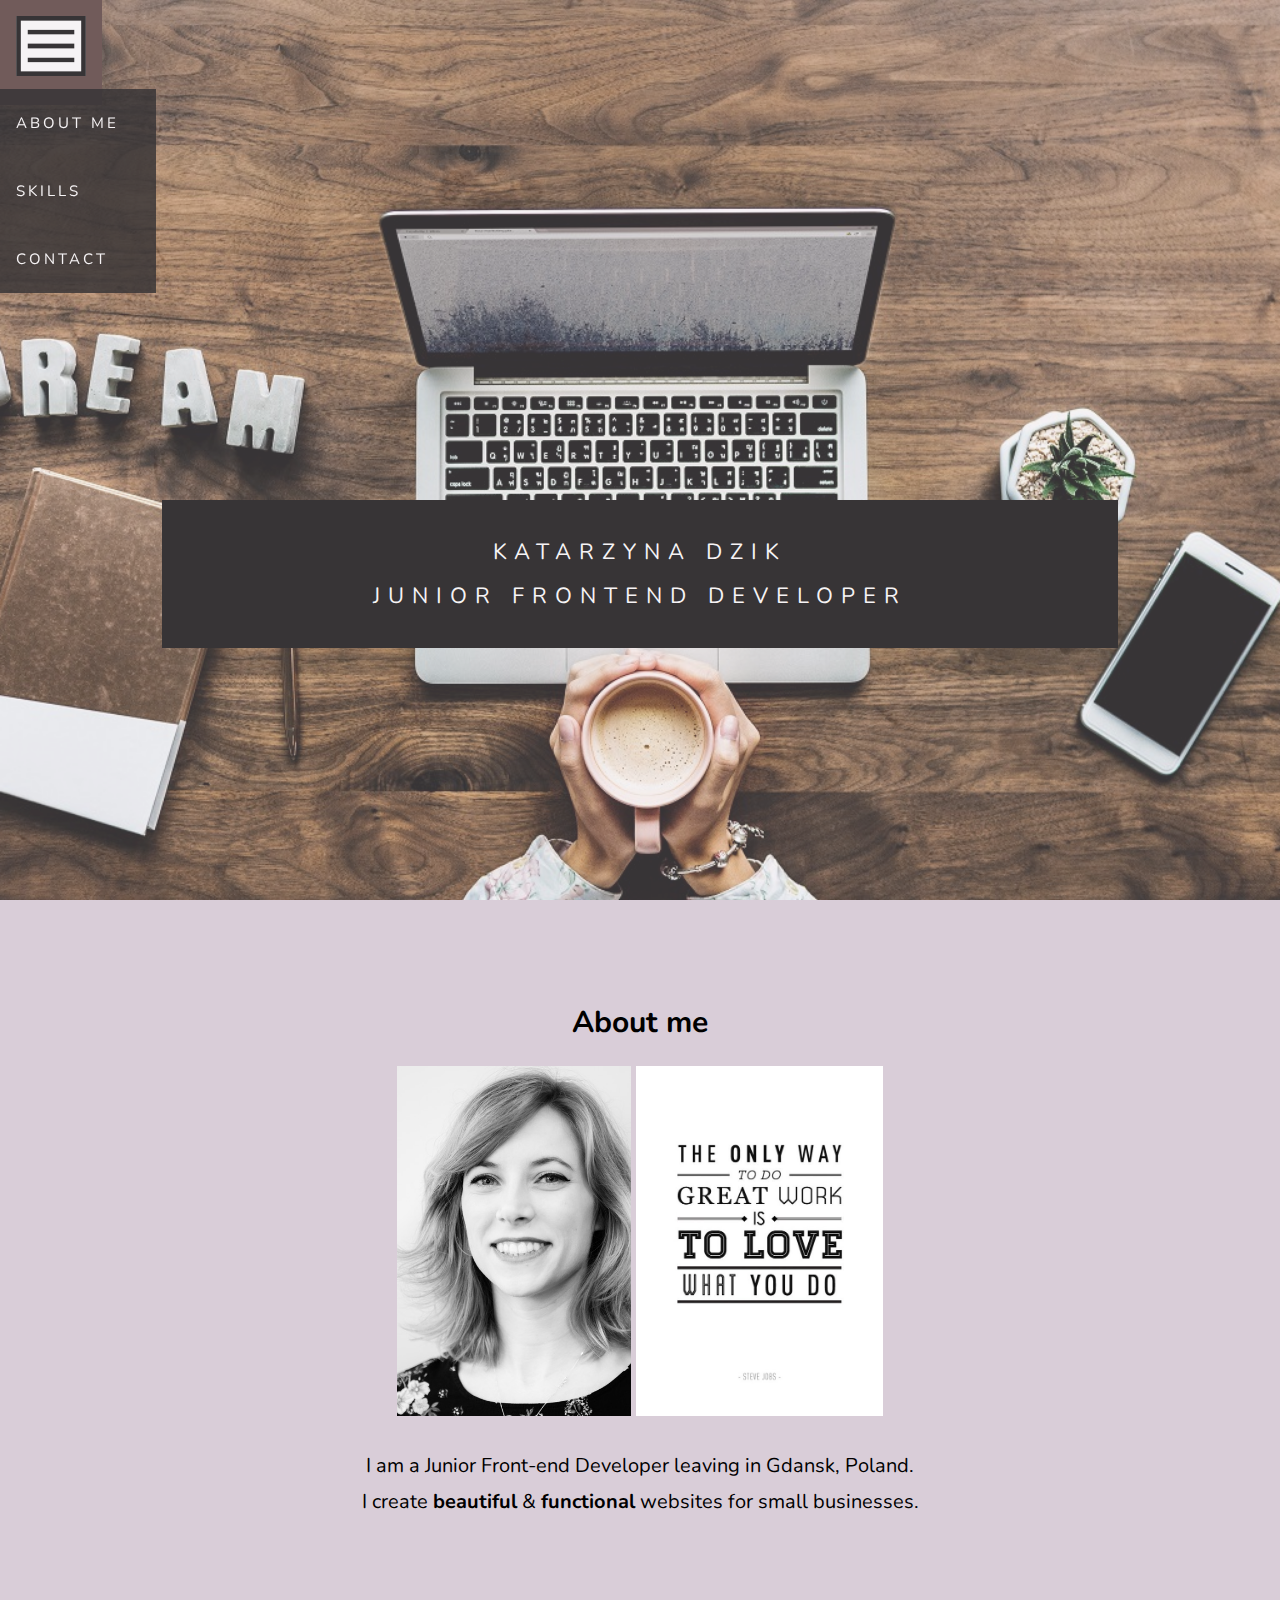
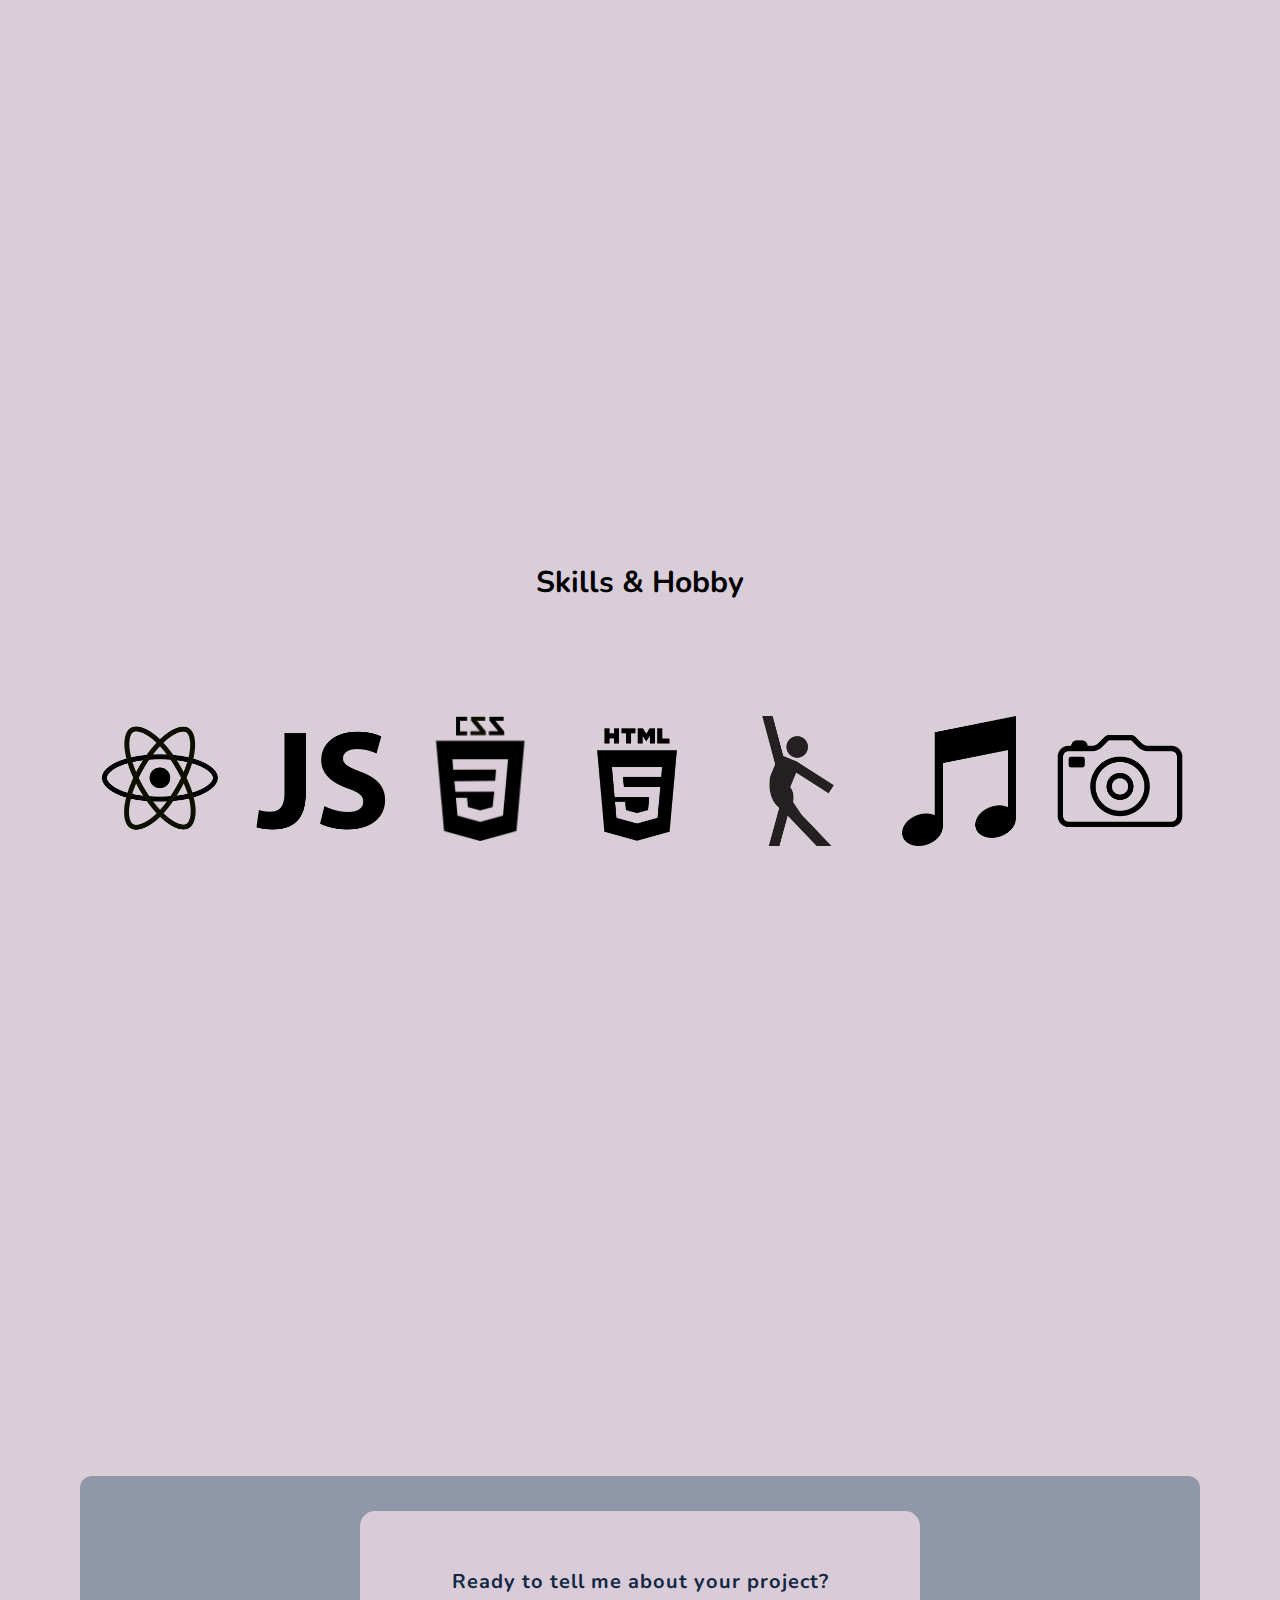
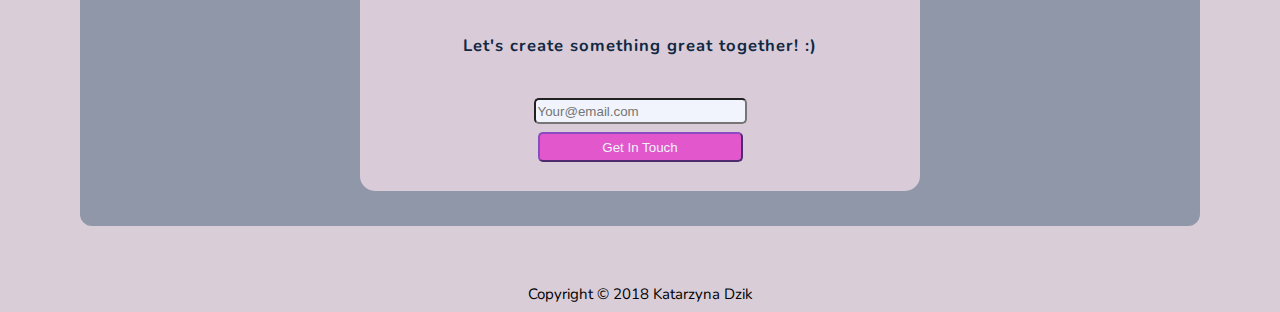
<file: index.html>
<!DOCTYPE html>
<html lang="en">

<head>
    <meta charset="UTF-8">
    <meta name="viewport" content="width=device-width, initial-scale=1.0">
    <meta http-equiv="X-UA-Compatible" content="ie=edge">
    <title>Katarzyna Dzik Portfolio</title>
    <link rel="stylesheet" href="mediaq.css" media="(max-width: 999px)">
    <link rel="stylesheet" href="mediaq2.css" media="(max-width: 589px)">
    <link rel="stylesheet" href="paralax.css" media="(min-width: 1000px)">
    <script src="menu.js"></script>
    <script src="slides.js"></script>
    <script src="form.js"></script>
    <link href="https://fonts.googleapis.com/css?family=Nunito" rel="stylesheet">
    <link rel="stylesheet" href="https://use.fontawesome.com/releases/v5.3.1/css/all.css" integrity="sha384-mzrmE5qonljUremFsqc01SB46JvROS7bZs3IO2EmfFsd15uHvIt+Y8vEf7N7fWAU"
        crossorigin="anonymous">
</head>

<body>
    <div class="hero-foto">
        <div class="menu">
            <nav role="navigation">
                <ul>
                    <li><a href="#" aria-haspopup="true">
                            <img src="./img/menu.jpg" width="70px" />
                        </a>
                        <ul class="dropdown" aria-label="submenu">
                            <li><a href="#about-me">About me</a></li>
                            <li><a href="#skills">Skills</a></li>
                            <li><a href="#form-section">Contact</a></li>
                        </ul>
                    </li>
                </ul>
            </nav>
        </div>

        <!----
        <div class="nav">
              <a href="#about-me" class="nav-item">About Me</a>
              <a href="#skills" class="nav-item">Skills & Hobby</a>
              <a href="#form" class="nav-item">Contact</a>
        </div> -->


        <div class="hero-text">
            <div class="border">
                Katarzyna Dzik <br>
                Junior Frontend Developer
            </div>
        </div>
    </div>

    <div id="about-me">
        <h2>About me</h2>

        <div class="slider">
            <img src="./img/me.jpeg" height="350px">
            <img src="./img/poster.jpg" height="350px">
        </div>

        <div class="about-me-text">
            <p>
                I am a Junior Front-end Developer leaving in Gdansk, Poland.
                <br>I create <b> beautiful </b> & <b>functional</b> websites for small businesses.

            </p>
        </div>
    </div>

    <div class="middle-foto">
        <div class="middle-text">
            <!-- <span class="border">
                Fota 2
            </span> -->
        </div>
    </div>

    <div id="skills">
        <h2>Skills & Hobby</h2>
        <div class="skills-icons">
            <img src="./img/react.png" height="130px">
            <img src="./img/js.png" height="130px">
            <img src="./img/css.png" height="125px">
            <img src="./img/html.png" height="130px">
            <img src="./img/dance.png" height="130px">
            <img src="./img/music.png" height="130px">
            <img src="./img/came.png" height="130px">
        </div>
    </div>

    <div class="bottom-foto">
        <div class="bottom-text">
            <!-- <span class="border">
                Fota 3
            </span> -->
        </div>
    </div>

    <div id="form-section">
        <!-- <h2>Contact</h2> -->
        <div class="contact">
            <div class="form-container">
                <div class="form">
                    <form action="https://formspree.io/katarzyna.dzik90@gmail.com" method="POST">
                        <div class="form-input">
                            <div class="form-text">
                                <h4> Ready to tell me about your project? </h4>
                                <h5>Let's create something great together! :) </h5>
                            </div>
                            <input required class="form-text__input" type="email" id="uname" name="name" placeholder="Your@email.com"
                                size="30">
                        </div>
                        <input type="hidden" name="_next" value="./game-js/index.html" />
                        <div class="form-btn">
                            <button type="submit">Get In Touch</button>
                        </div>
                    </form>
                </div>
            </div>
        </div>
        <div class="socialm">
            <a href="https://github.com/KMDzik" title="Github" target="_blank">
                <i class="fab fa-github-square"></i>
            </a>
            <a href="mailto:katarzyna.dzik90@gmail.com" title="email" target="_blank">
                <i class="far fa-envelope"></i>
            </a>
            <a href="https://www.linkedin.com/in/katarzyna-dzik-956902a2/" title="LinkedIn" target="_blank">
                <i class="fab fa-linkedin"></i>
            </a>
            </a>
        </div>
    </div>

    <!-- <div class="repeat-foto">
            <div class="repeat-text">
                <span class="border">
                    footer?
                </span>
            </div>
        </div> -->
    <footer>
        <div class="footer">
            <div class="footer-text">Copyright © 2018 Katarzyna Dzik</div>
        </div>
    </footer>
</body>

</html>
</file>
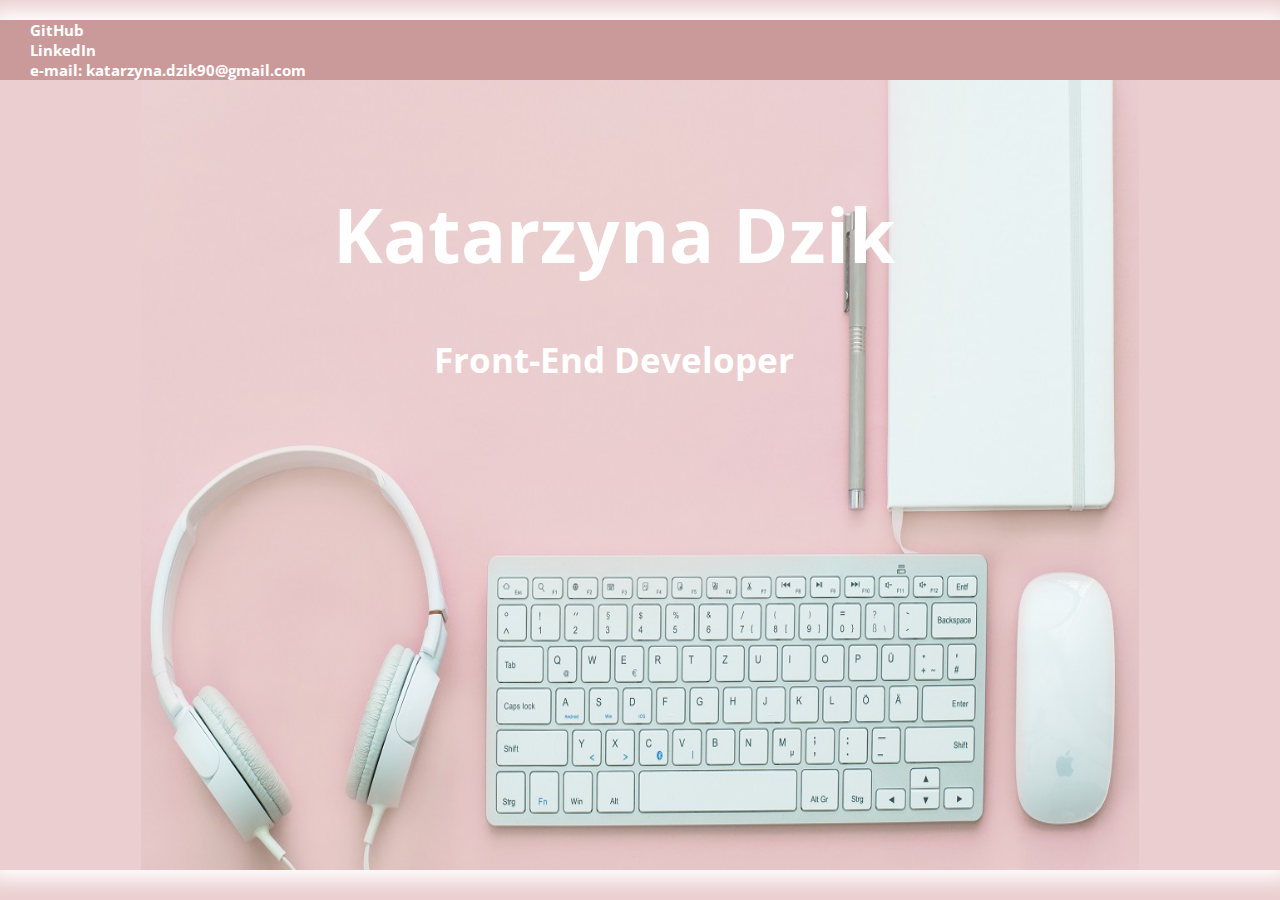
<file: index-old.html>
<!DOCTYPE html>
<html lang="en">

<head>
    <meta charset="UTF-8">
    <meta name="viewport" content="width=device-width, initial-scale=1.0">
    <meta http-equiv="X-UA-Compatible" content="ie=edge">
    <link rel="stylesheet" type="text/css" href="style.css">
    <link href="https://fonts.googleapis.com/css?family=Open+Sans:400,700" rel="stylesheet">

    <title>Katarzyna Dzik</title>
</head>

<body>
    <div class="hero-image">

        <div class="hero-text2">
            <div class="contact"> <a href="https://github.com/KMDzik"> <b>GitHub</b></a></div>
            <div class="contact"><a href="https://www.linkedin.com/in/katarzyna-dzik-956902a2"><b>LinkedIn </b></a></div>
            <div class="contact"> <a href="mailto: katarzyna.dzik90@gmail.com"> <b>e-mail: katarzyna.dzik90@gmail.com</b> </a></div>
        </div>

        <div class="hero-text">
            <h1 style="font-size:75px">Katarzyna Dzik</h1>
            <h3 style="font-size:35px">Front-End Developer</h3>
        </div>
    </div>
</body>
</html>
</file>
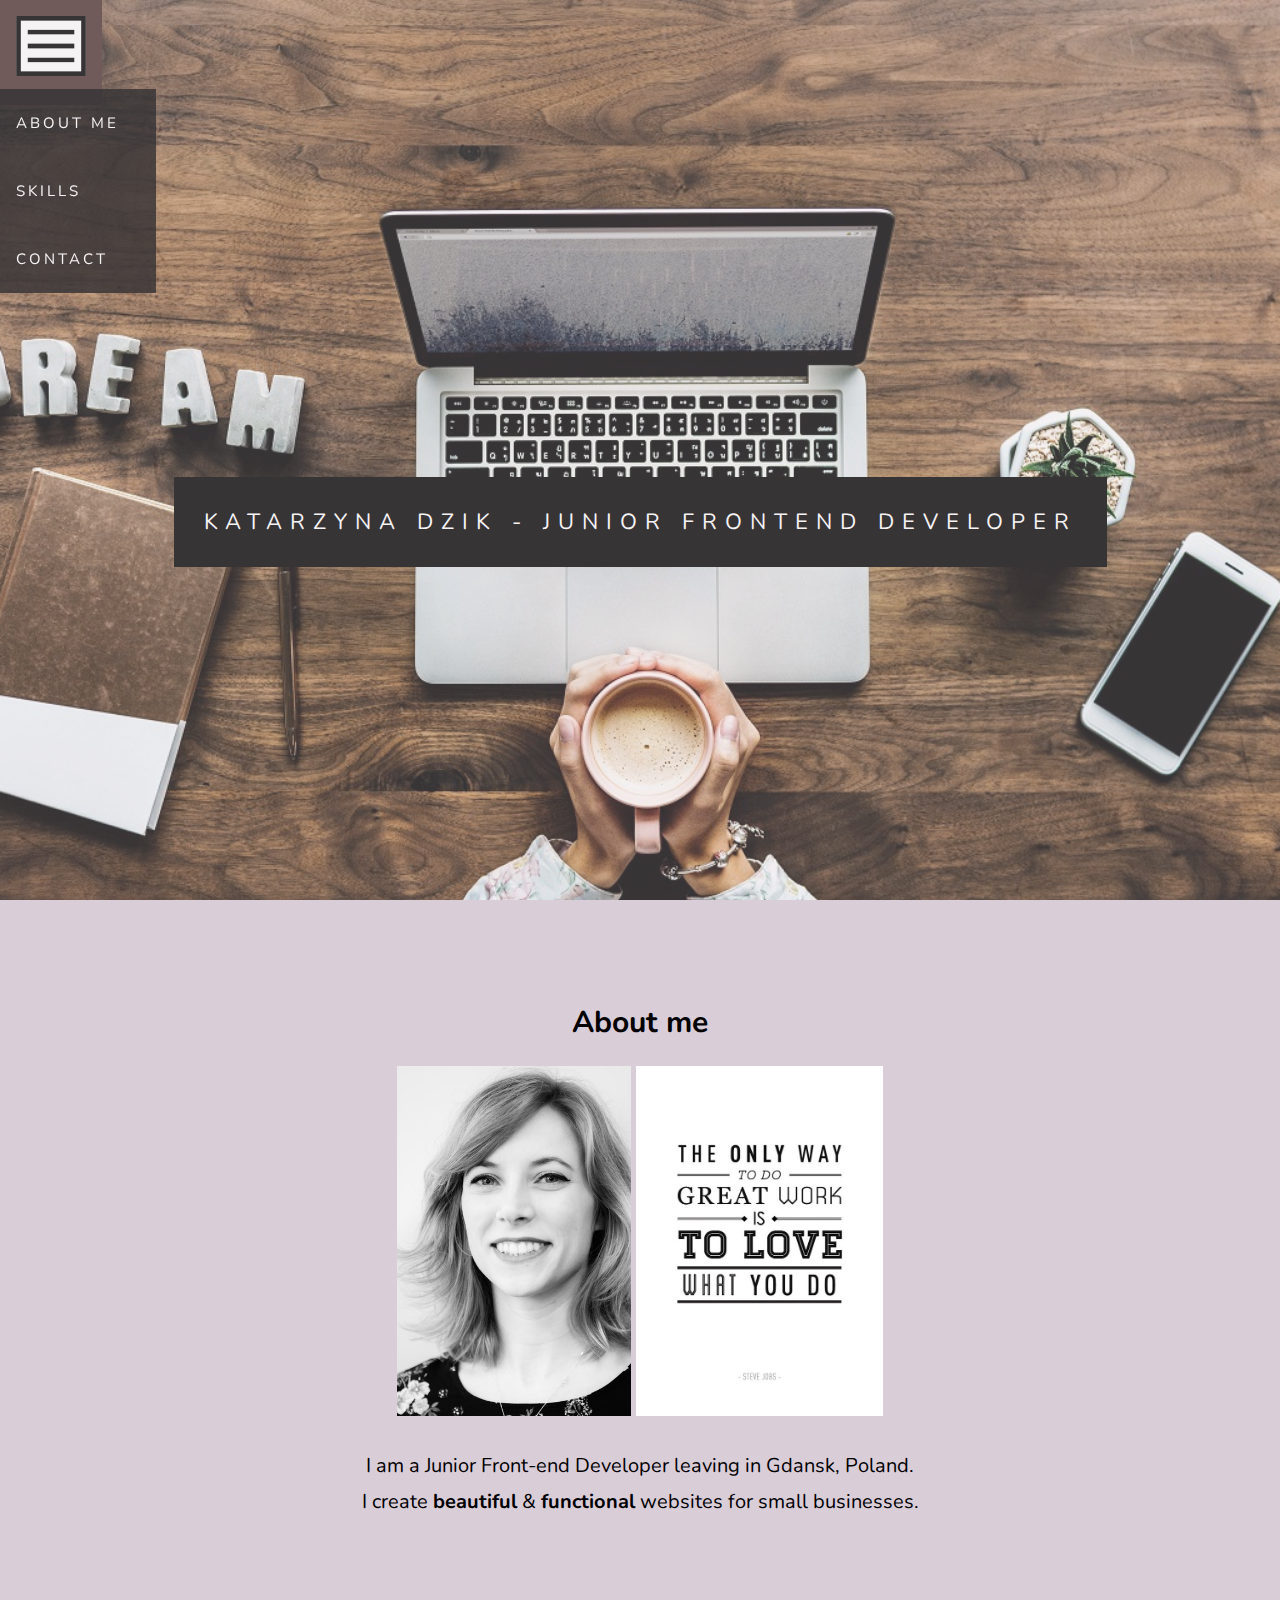
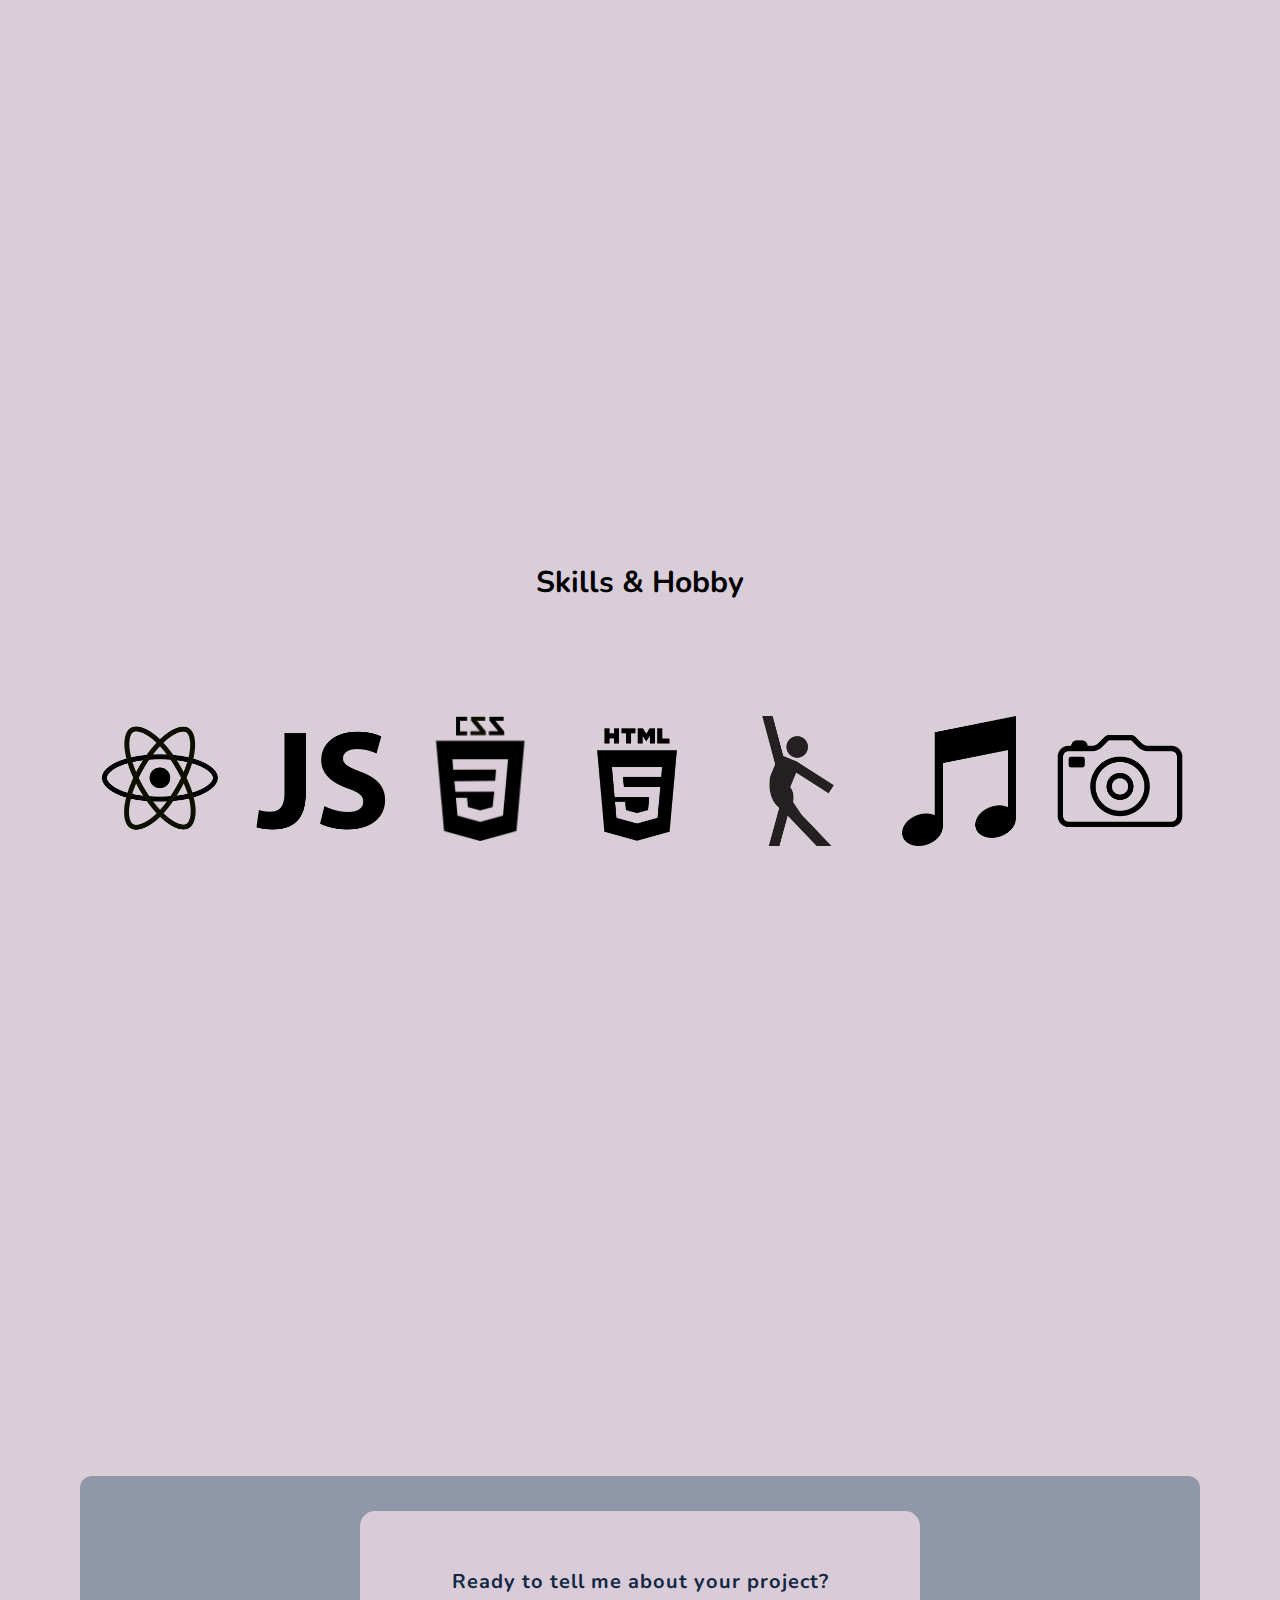
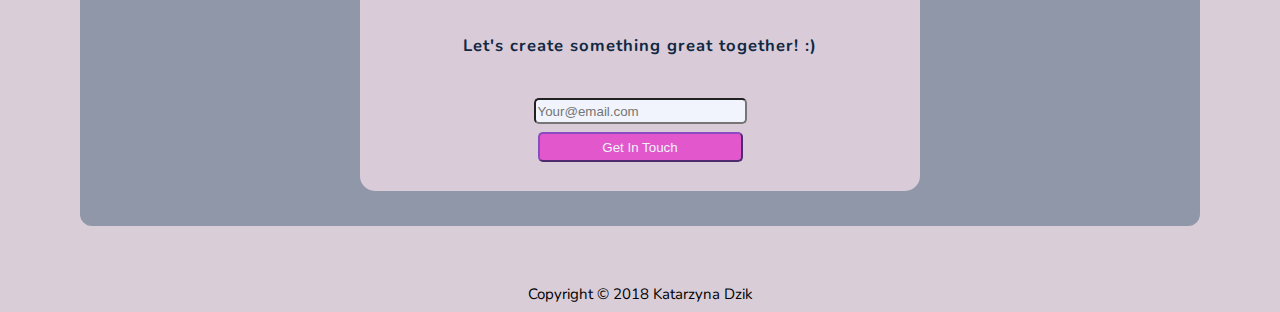
<file: paralax.html>
<!DOCTYPE html>
<html lang="en">

<head>
    <meta charset="UTF-8">
    <meta name="viewport" content="width=device-width, initial-scale=1.0">
    <meta http-equiv="X-UA-Compatible" content="ie=edge">
    <title>Katarzyna Dzik Portfolio</title>
    <link rel="stylesheet" href="mediaq.css" media="(max-width: 999px)">
    <link rel="stylesheet" href="mediaq2.css" media="(max-width: 589px)">
    <link rel="stylesheet" href="paralax.css" media="(min-width: 1000px)">
    <script src="menu.js"></script>
    <script src="slides.js"></script>
    <script src="form.js"></script>
    <link href="https://fonts.googleapis.com/css?family=Nunito" rel="stylesheet">
    <link rel="stylesheet" href="https://use.fontawesome.com/releases/v5.3.1/css/all.css" integrity="sha384-mzrmE5qonljUremFsqc01SB46JvROS7bZs3IO2EmfFsd15uHvIt+Y8vEf7N7fWAU"
        crossorigin="anonymous">
</head>

<body>
    <div class="hero-foto">
        <div class="menu">
            <nav role="navigation">
                <ul>
                    <li><a href="#" aria-haspopup="true">
                            <img src="./img/menu.jpg" width="70px" />
                        </a>
                        <ul class="dropdown" aria-label="submenu">
                            <li><a href="#about-me">About me</a></li>
                            <li><a href="#skills">Skills</a></li>
                            <li><a href="#form-section">Contact</a></li>
                        </ul>
                    </li>
                </ul>
            </nav>
        </div>

        <!----
        <div class="nav">
              <a href="#about-me" class="nav-item">About Me</a>
              <a href="#skills" class="nav-item">Skills & Hobby</a>
              <a href="#form" class="nav-item">Contact</a>
        </div> -->


        <div class="hero-text">
            <span class="border">
                Katarzyna Dzik -
                Junior Frontend Developer
            </span>
        </div>
    </div>

    <div id="about-me">
        <h2>About me</h2>

        <div class="slider">
            <img src="./img/me.jpeg" height="350px">
            <img src="./img/poster.jpg" height="350px">
        </div>

        <div class="about-me-text">
            <p>
                I am a Junior Front-end Developer leaving in Gdansk, Poland.
                <br>I create <b> beautiful </b> & <b>functional</b> websites for small businesses.

            </p>
        </div>
    </div>

    <div class="middle-foto">
        <div class="middle-text">
            <!-- <span class="border">
                Fota 2
            </span> -->
        </div>
    </div>

    <div id="skills">
        <h2>Skills & Hobby</h2>
        <div class="skills-icons">
            <img src="./img/react.png" height="130px">
            <img src="./img/js.png" height="130px">
            <img src="./img/css.png" height="125px">
            <img src="./img/html.png" height="130px">
            <img src="./img/dance.png" height="130px">
            <img src="./img/music.png" height="130px">
            <img src="./img/came.png" height="130px">
        </div>
    </div>

    <div class="bottom-foto">
        <div class="bottom-text">
            <!-- <span class="border">
                Fota 3
            </span> -->
        </div>
    </div>

    <div id="form-section">
        <!-- <h2>Contact</h2> -->
        <div class="contact">
            <div class="form-container">
                <div class="form">
                    <form action="https://formspree.io/paweljozwiak1986@gmail.com" method="POST">
                        <div class="form-input">
                            <div class="form-text">
                                <h4> Ready to tell me about your project? </h4>
                                <h5>Let's create something great together! :) </h5>
                            </div>
                            <input required class="form-text__input" type="email" id="uname" name="name" placeholder="Your@email.com"
                                size="30">
                        </div>
                        <input type="hidden" name="_next" value="./Game-homework/index.html" />
                        <div class="form-btn">
                            <button type="submit">Get In Touch</button>
                        </div>
                    </form>
                </div>
            </div>
        </div>
        <div class="socialm">
            <a href="https://github.com/KMDzik" title="Github" target="_blank">
                <i class="fab fa-github-square"></i>
            </a>
            <a href="https://www.linkedin.com/in/katarzyna-dzik-956902a2/" title="LinkedIn" target="_blank">
                <i class="fab fa-linkedin"></i>
            </a>
        </div>
    </div>

    <!-- <div class="repeat-foto">
            <div class="repeat-text">
                <span class="border">
                    footer?
                </span>
            </div>
        </div> -->
    <footer>
        <div class="footer">
            <div class="footer-text">Copyright © 2018 Katarzyna Dzik</div>
        </div>
    </footer>
</body>

</html>
</file>
<file: mediaq.css>
@media only screen and (min-width: 569px) and (max-width: 1000px) {
  .hero-foto, .middle-foto, .bottom-foto, .repeat-foto{
    background-attachment: scroll;
}

body {
  margin:0;
  font-family: 'Nunito', sans-serif;
  font-size: 15px;
  line-height: 1.8em;
  background: rgba(114, 66, 110, 0.267);
}

/* menu */

a {
  text-decoration: none;
}

ul {
  margin: 0;
  padding-left: 0;
}

li {
  color: rgba(255, 255, 255, 0.021);
  background: rgba(0, 0, 0, 0.836);
  display: block;
  float: left;
  padding: 1rem;
  position: relative;
  text-decoration: none;
  transition-duration: 0.7s;
  text-transform: uppercase;
  font-size: 15px;
}

li a {
  color: white;
}

li a img {
  width: 30px;
}

li:hover {
  background: #4e3531;
  cursor: pointer;
}

ul li ul {
  position: absolute;
  left: 0;
  display: none;
}

ul li:hover > ul,
ul li ul:hover {
  display: block;
}

ul li ul li {
  clear: both;
  width: 90%;
}

/* main fotos */

.hero-foto {
  background-image:url('./img/laptop.jpg');
  min-height: 400px;;
}

.middle-foto {
  background-image:url('./img/ballet.jpg');
  min-height: 300px;
}

.bottom-foto {
  background-image:url('./img/camera2.jpg');
  min-height: 300px;
}

.hero-foto, .middle-foto, .bottom-foto {
  opacity: 0.75;
  background-position: center;
  background-size: cover;
  background-repeat: no-repeat;
  background-attachment: scroll;
}

/* light sections */

#about-me, #skills, #form-section  {
  text-align: center;
  padding: 30px 50px;
  line-height: 1.8em;
}

.hero-text {
  width:100%;
  text-align: center;
  color: black;
  font-size: 15px;
  letter-spacing: 8px;
  text-transform: uppercase;
  transition-duration: 0.7s;
  padding-top: 20px;
}

.border {
  background: black;
  color: white;
  padding: 11px;
  width: 70%;
  margin: 0 auto;
  letter-spacing: 0,1em;
}

/* skills */

.slider img {
  height: 250px;
}

.skills {
  background: #67778da2;
  display: flex;
  flex-wrap: wrap;
}

.skills-icons img{
  height: 70px;
  padding-top: 50px;
  padding-bottom: 20px;
}

/* form  */

.form-container {
  height: 300px;
  background:#67778da2;
  display: flex;
  align-items: center;
  justify-content: center;
  border-radius: 12px;
}

.form {
  height: 35%;
  width: 50%;
  display: flex;
  align-items: center;
  border-radius: 15px;
  justify-content: center;
  height: 80%;
  background:#d9ccd8;
}

form {
  display: flex;
  align-items: center;
  border-radius: 15px;
  justify-content: center;
  flex-direction: column;
}

.form-input {
  border-radius: 15px;
  justify-content: center;
}

.form-text {
  letter-spacing: 1px;
  margin-top: 13px;
  margin-bottom: 1rem;
  color: #122843;
}

.form-btn {
  border-radius: 15px;
}

.form-btn button {
  width: 205px;
  height: 30px;
  border-radius: 5px;
  border-color: #8c4bc2;
  background: #e257cb;
  color: #f1f4fc;
}

input {
  height: 20px;
  width: 205px;
  background: #f1f4fc;
  border-radius: 5px;
}


/* social media  */

.socialm {
  font-size: 100px;
  display:flex;
  justify-content: space-between;
  padding-top: 40px;
  margin-bottom: -40px;
}

.soaicalm>a {
  color: black;
  transition: 2s ease-out;
}

.socialm>a:hover {
  color: darkmagenta;
  transform: scale(1.1);
  transition: 0.5s;
}

.footer {
  text-align: center;
  font-size: 15px;
}
</file>
<file: mediaq2.css>
@media only screen and (max-width: 568px) {
.hero-foto, .middle-foto, .bottom-foto, .repeat-foto{
  background-attachment: scroll;
}

body {
  margin:0;
  font-family: 'Nunito', sans-serif;
  font-size: 15px;  
  line-height: 1.8em;
  background: rgba(114, 66, 110, 0.267);
}

/* menu */

a {
  text-decoration: none;
}

ul {
  margin: 0;
  padding-left: 0;
}

li {
  color: rgba(255, 255, 255, 0.021);
  background: rgba(0, 0, 0, 0.836);
  display: block;
  float: left;
  padding: 1rem;
  position: relative;
  text-decoration: none;
  transition-duration: 0.7s;
  text-transform: uppercase;
  font-size: 15px;
}

li a {
  color: white;
}

li a img {
  width: 28px;
}

li:hover {
  background: #4e3531;
  cursor: pointer;
}

ul li ul {
  position: absolute;
  left: 0;
  display: none;
}

ul li:hover > ul,
ul li ul:hover {
  display: block;
}

ul li ul li {
  clear: both;
  width: 80%;
}

/* main fotos */

.hero-foto {
  background-image:url('./img/laptop.jpg');
  min-height: 400px;;
}

.middle-foto {
  background-image:url('./img/ballet.jpg');
  min-height: 300px;
}

.bottom-foto {
  background-image:url('./img/camera2.jpg');
  min-height: 300px;
}

.hero-foto, .middle-foto, .bottom-foto {
  opacity: 0.75;
  background-position: center;
  background-size: cover;
  background-repeat: no-repeat;
  background-attachment: scroll;
}

/* light sections */

#about-me, #skills, #form-section  {
  text-align: center;
  padding: 30px 50px;
  line-height: 1.8em;
}

.hero-text {
  text-align: center;
  color: black;
  font-size: 15px;
  letter-spacing: 2px;
  transition-duration: 0.7s;
  padding-top:10px;
}

.border {
  background: black;
  color: white;
  padding: 11px;
  width: 60%;
  margin: 0 auto;
}

/* skills */

.slider img {
  height: 200px;
}

.skills {
  background: #67778da2;
  display: flex;
  flex-wrap: wrap;
}

.skills-icons img{
  height: 70px;
  padding-top: 50px;
  padding-bottom: 20px;
}

/* form  */

.form-container {
  height: 300px;
  width: 100%;
  background:#67778da2;
  display: flex;
  align-items: center;
  justify-content: center;
  border-radius: 12px;
}

.form {
  height: 35%;
  width: 90%;
  display: flex;
  align-items: center;
  border-radius: 15px;
  justify-content: center;
  height: 80%;
  background:#d9ccd8;
}

form {
  display: flex;
  align-items: center;
  border-radius: 15px;
  justify-content: center;
  flex-direction: column;
}

.form-input {
  border-radius: 15px;
  justify-content: center;
}

.form-text {
  letter-spacing: 1px;
  margin-top: 13px;
  margin-bottom: 1rem;
  color: #122843;
}

.form-btn {
  border-radius: 15px;
}

.form-btn button {
  width: 205px;
  height: 30px;
  border-radius: 5px;
  border-color: #8c4bc2;
  background: #e257cb;
  color: #f1f4fc;
}

input {
  height: 20px;
  width: 205px;
  background: #f1f4fc;
  border-radius: 5px;
}


/* social media  */

.socialm {
  font-size: 100px;
  display:flex;
  justify-content: space-between;
  padding-top: 40px;
  margin-bottom: -40px;
}

.soaicalm>a {
  color: black;
  transition: 2s ease-out;
}

.socialm>a:hover {
  color: darkmagenta;
  transform: scale(1.1);
  transition: 0.5s;
}

.footer {
  text-align: center;
  font-size: 15px;
  padding-top: 30px;
}
</file>
<file: paralax.css>
body {
  /* height: 100%; */
  margin:0;
  font-family: 'Nunito', sans-serif;
  font-size: 20px;
  /* font-weight: 100px; */
  line-height: 1.8em;
  background: rgba(114, 66, 110, 0.267);
}



/* menu */

.menu {
  position: fixed;
}

a {
  text-decoration: none;
}

ul {
  margin: 0;
  padding-left: 0;
}

li {
  color: rgba(255, 255, 255, 0.021);
  background: rgba(0, 0, 0, 0.836);
  display: block;
  float: left;
  padding: 1rem;
  /* position: relative; */
  text-decoration: none;
  transition-duration: 0.7s;
  text-transform: uppercase;
  font-size: 15px;
  letter-spacing: 3px;
}

li a {
color: white;
}

li:hover {
  background: #4e3531;
  cursor: pointer;
}

ul li ul {
  position: absolute;
  left: 0;
  display: none;
}

ul li:hover > ul,
ul li ul:hover {
display: block;
}

ul li ul li {
clear: both;
width: 100%;
}

/* main fotos */

.hero-foto {
  background-image:url('./img/laptop.jpg');
  min-height: 930px;
}

.middle-foto {
  background-image:url('./img/ballet.jpg');
  min-height: 500px;
}

.bottom-foto {
  background-image:url('./img/camera2.jpg');
  min-height: 500px;
}

.hero-foto, .middle-foto, .bottom-foto {
position: relative;
opacity: 0.75;
background-position: center;
background-size: cover;
background-repeat: no-repeat;
background-attachment: fixed;
}


/* light sections */

#about-me, #skills, #form-section  {
  text-align: center;
  padding: 50px 80px;
  line-height: 1.8em;
}

.hero-text {
  /* position: absolute; */
  top:50%;
  width:100%;
  text-align: center;
  color: black;
  font-size: 22px;
  letter-spacing: 8px;
  text-transform: uppercase;
  transition-duration: 0.7s;
  padding-top: 500px;
}

.border {
  background: black;
  color: white;
  padding: 30px;
  width: 70%;
  margin: 0 auto;
  line-height: 2em;
}


/* .middle-text, .bottom-text {
position: absolute;
top:50%;
width:100%;
text-align: center;
color: black;
font-size: 27px;
letter-spacing: 8px;
text-transform: uppercase;
} */

/* skills */

.skills {
  background: #67778da2;
}

.skills-icons{
  display: flex;
  justify-content: space-around;
  padding-top: 90px;
  padding-bottom: 30px;
}



/* form  */

.form-container {
  height: 350px;
  background:#67778da2;
  display: flex;
  align-items: center;
  justify-content: center;
  border-radius: 12px;
}

.form {
  /* height: 600%; */
  width: 50%;
  display: flex;
  align-items: center;
  border-radius: 15px;
  justify-content: center;
  height: 80%;
  background:#d9ccd8;
  /* line-height: 1.8em; */
}

form {
  display: flex;
  align-items: center;
  border-radius: 15px;
  justify-content: center;
  flex-direction: column;
}

.form-input {
  border-radius: 15px;
  justify-content: center;
}

.form-text {
  letter-spacing: 1px;
  /* margin-top: 13px; */
  /* margin-bottom: 1rem; */
  color: #122843;
  margin: 0;
}

/* .form-text2 {
  margin-bottom: 1rem;
  color: #122843;
} */

.form-btn {
  border-radius: 15px;
}

.form-btn button {
  width: 205px;
  height: 30px;
  border-radius: 5px;
  border-color: #8c4bc2;
  background: #e257cb;
  color: #f1f4fc;
}

input {
  height: 20px;
  width: 205px;
  background: #f1f4fc;
  border-radius: 5px;
  margin-top: 0;
}


/* social media  */

.socialm {
  font-size: 100px;
  display:flex;
  justify-content: space-between;
  padding-top: 40px;
  margin-bottom: -40px;
}

.soaicalm>a {
  color: black;
  transition: 2s ease-out;
}

.socialm>a:hover {
  color: darkmagenta;
  transform: scale(1.1);
  transition: 0.5s;
}

.footer {
  text-align: center;
  font-size: 15px;
}
</file>
<file: style.css>
body {
    margin:0;
    background-color:#ebced0; 
    font-family: 'Open Sans', sans-serif;
}

.hero-image {
    background-image:url("f5.jpg");
    background-color: #ebced0;
    height: 850px;
    background-repeat: no-repeat;
    background-position: center;
    margin-top: 20px;
    background-size: cover;
    position: relative;
    box-shadow: 0 0 20px 10px white; 
    background-size: 78% 100%;
}
 
.hero-text {

    text-align: center;
    position: absolute;
    top: 30%;
    left: 48%;
    transform: translate(-50%, -50%);
    color: white;  
}

.hero-text2 {
    background: rgb(202, 154, 154);
    display: flex;
    flex-direction: column;    
    }

.contact {
    font-family: 'Open Sans', sans-serif;
    color: white;
    margin-left: 30px;
    font-size: 15px;
    }


a {
    text-decoration: none;
    color: white;
    }

a:hover { 
    color:black;
    }
</file>
